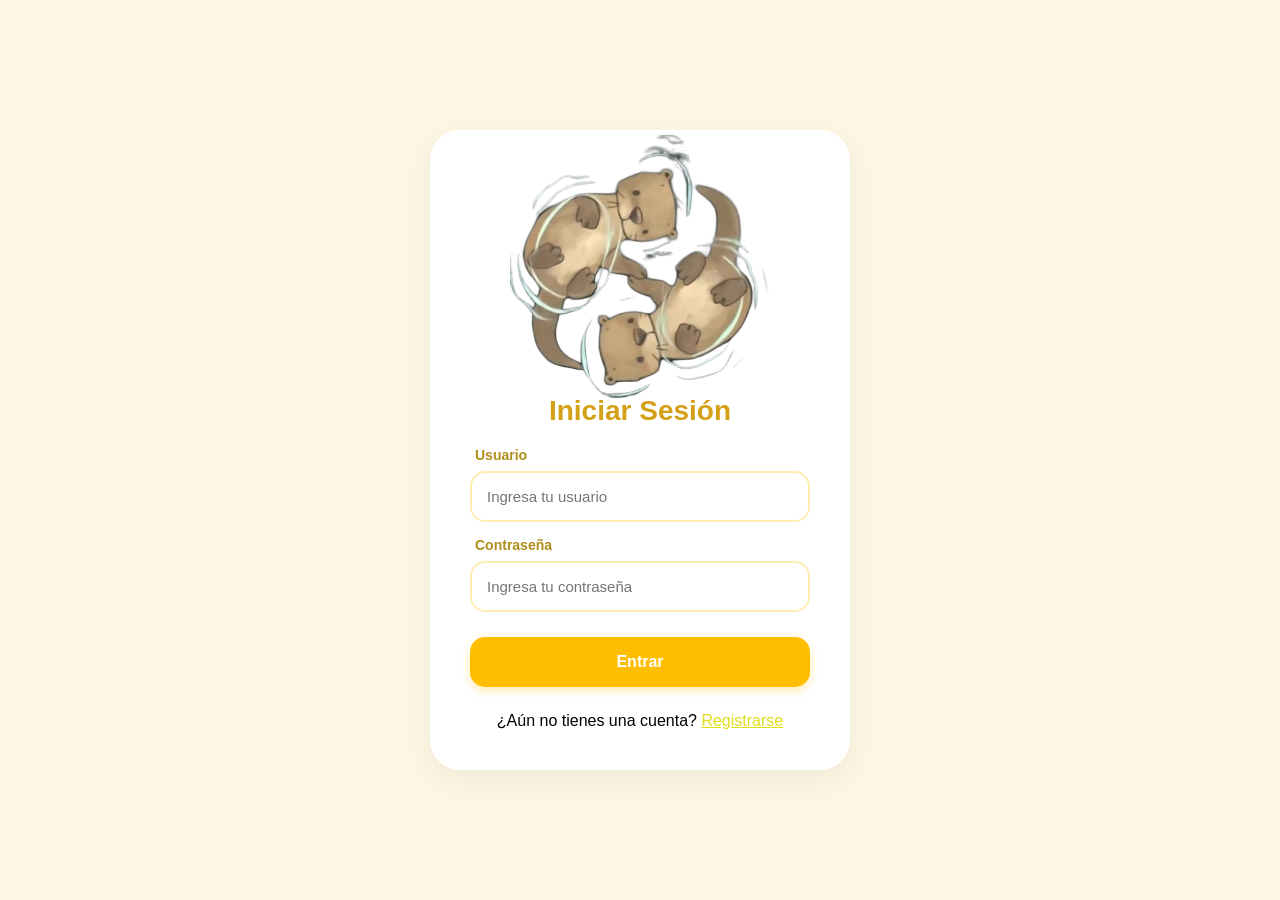
<file: index.html>
<!DOCTYPE html>
<html lang="es">
<head>
    <meta charset="UTF-8">
    <meta name="viewport" content="width=device-width, initial-scale=1.0">
    <title>Login Amiztli</title>
    <link rel="stylesheet" href="../css/log_in.css">
</head>
<body>

    <div class="login-card">
        <div class="illustration-container">
            <video src="../imagenes/videonutrias.webm" alt="Ilustración Amiztli" autoplay muted loop>
            </video>
        </div>

        <h1>Iniciar Sesión</h1>

        <form id="login-form" class="form-content">
            
            <div class="input-group">
                <label for="email">Usuario</label>
                <input type="text" id="email" placeholder="Ingresa tu usuario" required>
            </div>

            <div class="input-group">
                <label for="password">Contraseña</label>
                <input type="password" id="password" placeholder="Ingresa tu contraseña" required>
            </div>

            <p id="error-email" style="color: #d93025; font-size: 14px; display: none; text-align: left; margin-top: -10px; font-weight: 600;">
                Acceso denegado. Correo o contraseña incorrectos.
            </p>

            <button type="submit" class="btn-enter">Entrar</button>

                <label style="margin-top: 10px; display: block; text-align: center;">¿Aún no tienes una cuenta? <a href="../Html/registro.html" style="color: #e1dd19;">Registrarse</a></label>

        </form>
    </div>

    <script src="../javascript/log_in.js"></script>

</body>
</html>
</file>
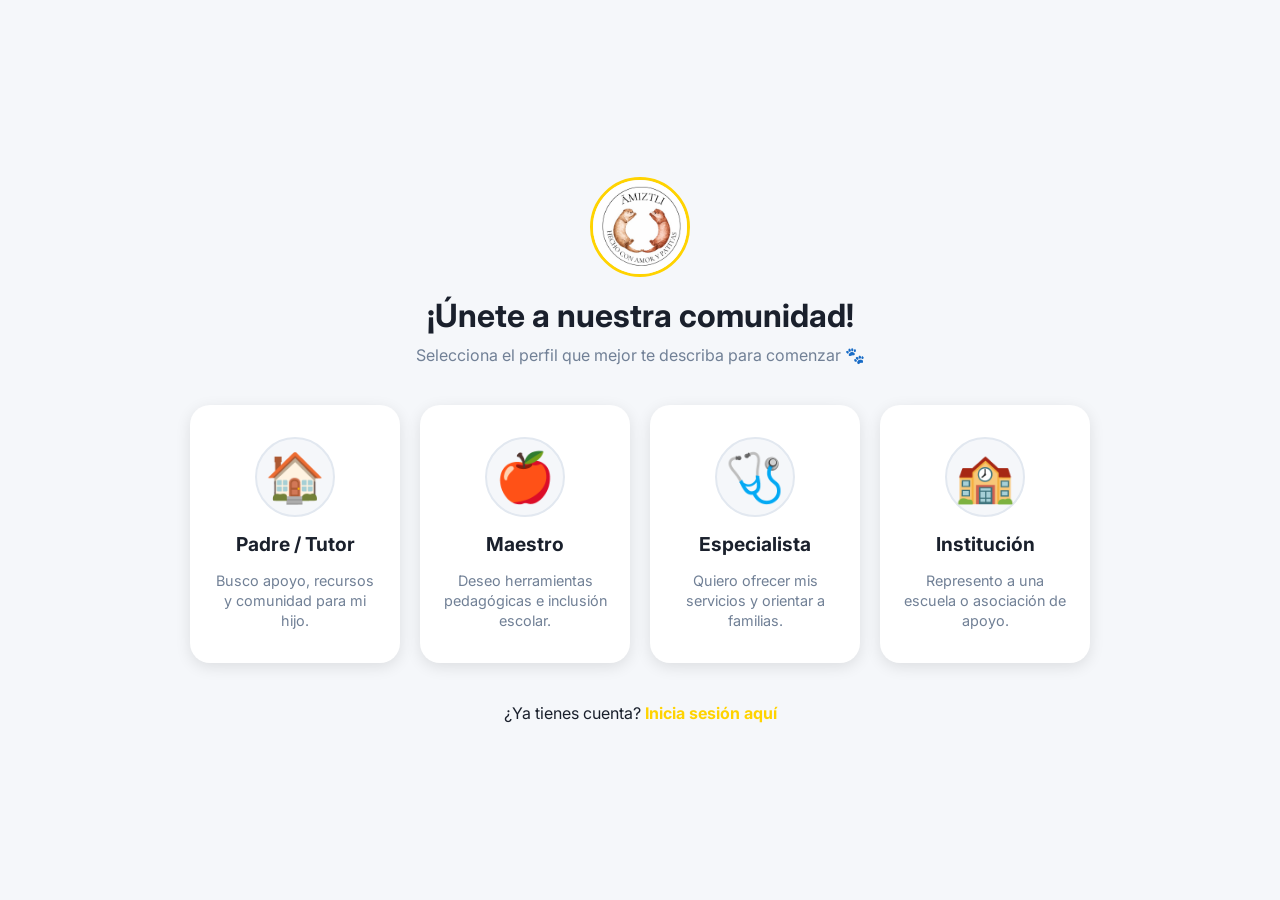
<file: Html/registro.html>
<!DOCTYPE html>
<html lang="es">
<head>
    <meta charset="UTF-8">
    <meta name="viewport" content="width=device-width, initial-scale=1.0">
    <title>Registro - AMIZTLI</title>
    <link href="https://fonts.googleapis.com/css2?family=Inter:wght@400;600;700&display=swap" rel="stylesheet">
    <link rel="stylesheet" href="../css/registro.css">
</head>
<body>

    <div class="register-container">
        <header class="register-header">
            <img src="../imagenes/logo.jpeg" alt="Logo Amiztli" class="reg-logo">
            <h1>¡Únete a nuestra comunidad!</h1>
            <p>Selecciona el perfil que mejor te describa para comenzar 🐾</p>
        </header>

        <div class="role-grid">
            <div class="role-card" onclick="selectRole('padre')">
                <div class="role-icon">🏠</div>
                <h3>Padre / Tutor</h3>
                <p>Busco apoyo, recursos y comunidad para mi hijo.</p>
            </div>

            <div class="role-card" onclick="selectRole('maestro')">
                <div class="role-icon">🍎</div>
                <h3>Maestro</h3>
                <p>Deseo herramientas pedagógicas e inclusión escolar.</p>
            </div>

            <div class="role-card" onclick="selectRole('especialista')">
                <div class="role-icon">🩺</div>
                <h3>Especialista</h3>
                <p>Quiero ofrecer mis servicios y orientar a familias.</p>
            </div>

            <div class="role-card" onclick="selectRole('institucion')">
                <div class="role-icon">🏫</div>
                <h3>Institución</h3>
                <p>Represento a una escuela o asociación de apoyo.</p>
            </div>
        </div>

        <footer class="register-footer">
            <p>¿Ya tienes cuenta? <a href="../index.html">Inicia sesión aquí</a></p>
        </footer>
    </div>

    <script>
        function selectRole(role) {
            // 1. Guardamos el rol por si lo necesitas dentro de las páginas
            localStorage.setItem('selectedRole', role);

            // 2. Definimos a dónde va cada quién
            let destino = "";

            switch (role) {
                case 'padre':
                    destino = "registroPadres.html";
                    break;
                case 'maestro':
                    destino = "registroMaestros.html";
                    break;
                case 'especialista':
                    destino = "registroEspecialistas.html";
                    break;
                case 'institucion':
                    destino = "registroInstituciones.html";
                    break;
                default:
                    destino = "registro.html"; // Por si algo falla
            }

            // 3. ¡A volar!
            window.location.href = destino;
        }
    </script>
</body>
</html>
</file>
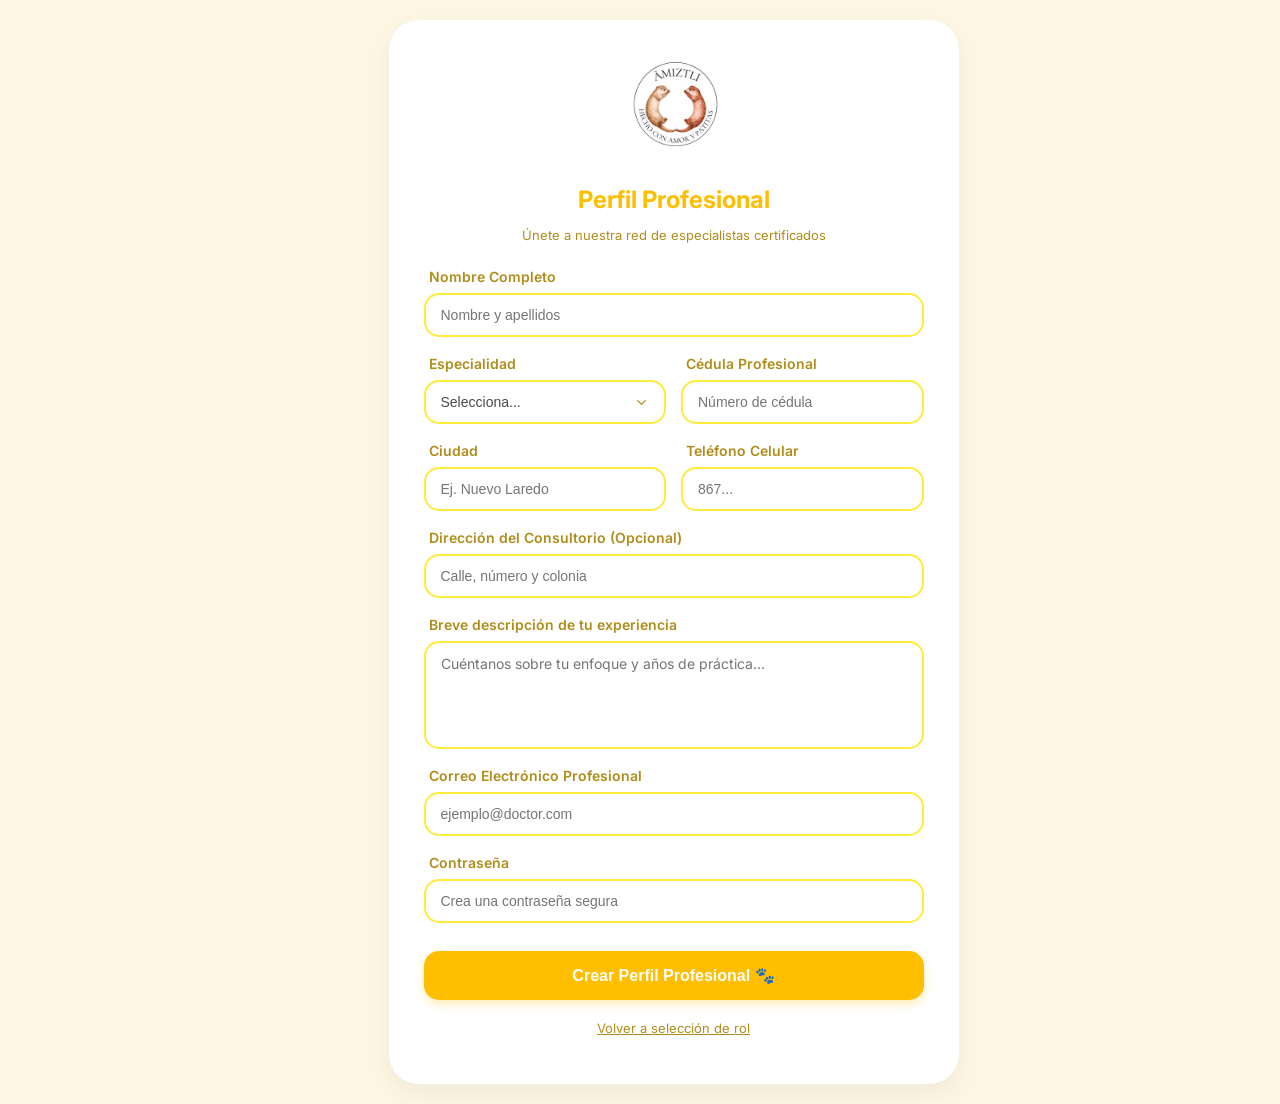
<file: Html/registroEspecialistas.html>
<!DOCTYPE html>
<html lang="es">
<head>
    <meta charset="UTF-8">
    <meta name="viewport" content="width=device-width, initial-scale=1.0">
    <title>Registro Especialista - AMIZTLI</title>
    <link href="https://fonts.googleapis.com/css2?family=Inter:wght@400;600;700&display=swap" rel="stylesheet">
    <link rel="stylesheet" href="../css/registroEspecialistas.css">
</head>
<body>

    <div class="form-container">
        <div class="form-card">
            <div class="logo-mini">
                <img src="../imagenes/logo.jpeg" alt="Amiztli">
            </div>

            <h1 class="form-title">Perfil Profesional</h1>
            <p class="form-subtitle">Únete a nuestra red de especialistas certificados</p>

           <form id="formEspecialista"> <div class="input-group">
                    <label>Nombre Completo</label>
                    <input type="text" id="esp_nombre" name="nombre" placeholder="Nombre y apellidos" required>
                </div>

                <div class="input-row">
                    <div class="input-group">
                        <label>Especialidad</label>
                        <select id="esp_especialidad" name="especialidad" required>
                            <option value="">Selecciona...</option>
                            <option value="psicologia">Psicología</option>
                            <option value="terapia_lenguaje">Terapia de Lenguaje</option>
                            <option value="neuropediatria">Neuropediatría</option>
                            <option value="psicopedagogia">Psicopedagogía</option>
                            <option value="otro">Otro</option>
                        </select>
                    </div>
                    <div class="input-group">
                        <label>Cédula Profesional</label>
                        <input type="text" id="esp_cedula" name="cedula" placeholder="Número de cédula" required>
                    </div>
                </div>

                <div class="input-row">
                    <div class="input-group">
                        <label>Ciudad</label>
                        <input type="text" id="esp_ciudad" name="ciudad" placeholder="Ej. Nuevo Laredo" required>
                    </div>
                    <div class="input-group">
                        <label>Teléfono Celular</label>
                        <input type="tel" id="esp_telefono" name="telefono" placeholder="867..." required>
                    </div>
                </div>

                <div class="input-group">
                    <label>Dirección del Consultorio (Opcional)</label>
                    <input type="text" id="esp_direccion" name="direccion" placeholder="Calle, número y colonia">
                </div>

                <div class="input-group">
                    <label>Breve descripción de tu experiencia</label>
                    <textarea id="esp_descripcion" name="descripcion" placeholder="Cuéntanos sobre tu enfoque y años de práctica..."></textarea>
                </div>

                <div class="input-group">
                    <label>Correo Electrónico Profesional</label>
                    <input type="email" id="esp_correo" name="correo" placeholder="ejemplo@doctor.com" required>
                </div>

                <div class="input-group">
                    <label>Contraseña</label>
                    <input type="password" id="esp_password" name="password" placeholder="Crea una contraseña segura" required>
                </div>

                <button type="submit" class="btn-entrar">Crear Perfil Profesional 🐾</button>
            </form>

            <p class="footer-link"><a href="registro.html">Volver a selección de rol</a></p>
        </div>
    </div>

    <div id="privacyModal" class="modal-overlay">
        <div class="modal-card">
            <span class="close-modal" onclick="closePrivacy()">&times;</span>
            <h2 class="modal-title">Aviso de Privacidad - AMIZTLI</h2>
            <p class="modal-date">Última actualización: 25 de abril de 2026</p>
            
            <div class="modal-body">
                <p>En <strong>Amiztli</strong>, valoramos y protegemos la privacidad de nuestros usuarios.</p>

                <p>El presente Aviso de Privacidad tiene como finalidad informar cómo recopilamos, utilizamos, almacenamos y protegemos los datos personales proporcionados por padres de familia, docentes, especialistas y usuarios de la plataforma.</p>
                
                <h3>1. Datos que recopilamos</h3>
                <h5>Podriamos solicitar la siguiente información:</h5>

                <ul>
                    <li>Nombre completo</li><br>
                    <li>Correo electrónico</li><br>
                    <li>Teléfono</li><br>
                    <li>Información académica del menor</li><br>
                    <li>Credenciales de acceso</li>
                </ul>

                <h3>2. Finalidad del uso de datos</h3>
                <h5>La información solicitada es utilizada para:</h5>

                <p>Brindar acceso y funcionamiento de la plataforma
                    Facilitar comunicación entre padres, docentes y especialistas
                    Dar seguimiento personalizado al desarrollo del menor
                    Mejorar la experiencia de uso y servicios ofrecidos
                    Cumplir obligaciones legales aplicables</p>

                <h3>3. Protección de la información</h3>
                <p>Amiztli implementa medidas de seguridad administrativas, técnicas y digitales para proteger la información contra pérdida, uso indebido, acceso no autorizado o divulgación.</p>

                <h3>4. Confidencialidad</h3>
                <p>La información registrada será tratada de forma confidencial y únicamente será compartida con usuarios autorizados dentro de la plataforma o cuando la ley lo requiera.</p>

                <h3>5. Derechos del usuario</h3>
                <h5>Como usuario, tienes derecho a:</h5>

                <ul>
                    <li>Acceso a los datos</li><br>
                    <li>Corrección de datos</li><br>
                    <li>Cancelación de cuenta</li><br>
                    <li>Oposición al uso de datos</li>
                </ul>

                <h3>6. Cambios al aviso</h3>
                <p>Nos reservamos el derecho a modificar este Aviso de Privacidad en cualquier momento. Las modificaciones serán publicadas dentro de la plataforma y entrarán en vigor inmediatamente después de su publicación.</p>

                <h3>7. Contacto</h3>
                <div style="background: #fdf6e3; padding: 10px; border-radius: 10px; margin-top: 5px;">
                    <h4>Para dudas o solicitudes relacionadas con tu privacidad:</h4>
                    <p>📧 <strong>contacto@amiztli.com</strong></p>
                    <p>📞 <strong>+52 867 ### ## ##</strong></p>
                </div>
            </div>

            <button type="button" class="btn-entrar" onclick="closePrivacy()" style="margin-top: 20px;">Cerrar y continuar 🐾</button>
        </div>
    </div>

    <script>
         function openPrivacy() {
            document.getElementById('privacyModal').style.display = 'block';
            document.body.style.overflow = 'hidden'; 
        }

        function closePrivacy() {
            document.getElementById('privacyModal').style.display = 'none';
            document.body.style.overflow = 'auto'; 
        }

        window.onclick = function(event) {
            let modal = document.getElementById('privacyModal');
            if (event.target == modal) {
                closePrivacy();
            }
        }
    </script>

</body>
</html>
</file>
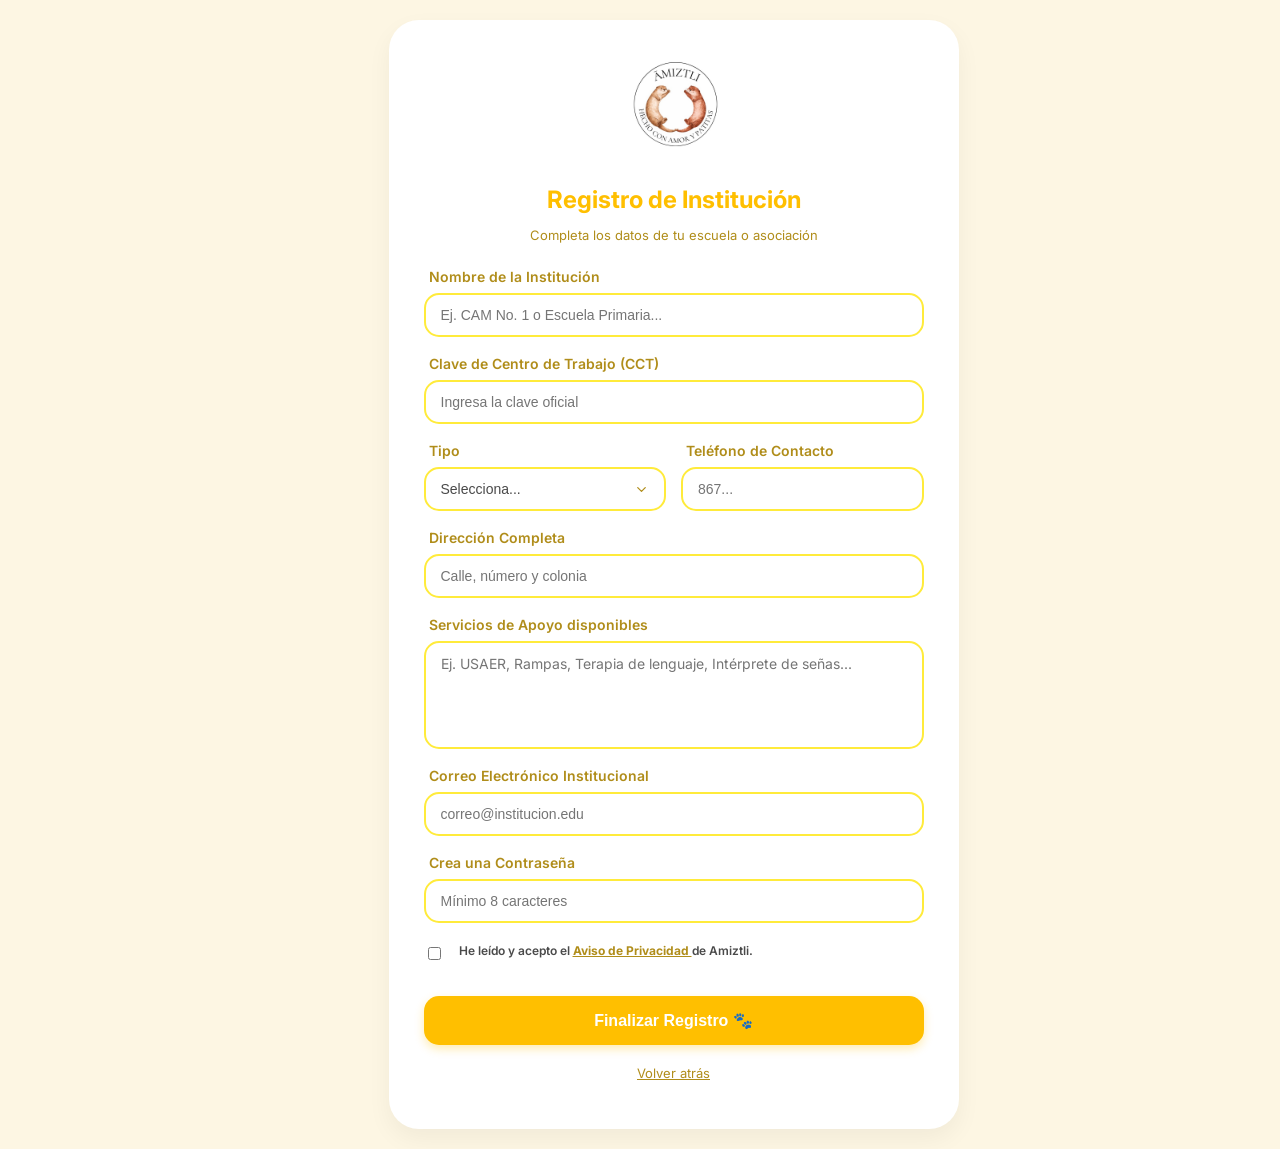
<file: Html/registroInstituciones.html>
<!DOCTYPE html>
<html lang="es">
<head>
    <meta charset="UTF-8">
    <meta name="viewport" content="width=device-width, initial-scale=1.0">
    <title>Registro Institución - AMIZTLI</title>
    <link href="https://fonts.googleapis.com/css2?family=Inter:wght@400;600;700&display=swap" rel="stylesheet">
    <link rel="stylesheet" href="../css/registroEspecialistas.css">
</head>
<body>

    <div class="form-container">
        <div class="form-card">
            <div class="logo-mini">
                <img src="../imagenes/logo.jpeg" alt="Amiztli">
            </div>

            <h1 class="form-title">Registro de Institución</h1>
            <p class="form-subtitle">Completa los datos de tu escuela o asociación</p>

            <form action="confirmacion.html" method="POST">
                
                <div class="input-group">
                    <label>Nombre de la Institución</label>
                    <input type="text" placeholder="Ej. CAM No. 1 o Escuela Primaria..." required>
                </div>

                <div class="input-group">
                    <label>Clave de Centro de Trabajo (CCT)</label>
                    <input type="text" placeholder="Ingresa la clave oficial" required>
                </div>

                <div class="input-row">
                    <div class="input-group">
                        <label>Tipo</label>
                        <select required>
                            <option value="">Selecciona...</option>
                            <option value="publica">Pública</option>
                            <option value="privada">Privada</option>
                            <option value="asociacion">Asociación Civil</option>
                        </select>
                    </div>
                    <div class="input-group">
                        <label>Teléfono de Contacto</label>
                        <input type="tel" placeholder="867..." required>
                    </div>
                </div>

                <div class="input-group">
                    <label>Dirección Completa</label>
                    <input type="text" placeholder="Calle, número y colonia" required>
                </div>

                <div class="input-group">
                    <label>Servicios de Apoyo disponibles</label>
                    <textarea placeholder="Ej. USAER, Rampas, Terapia de lenguaje, Intérprete de señas..."></textarea>
                </div>

                <div class="input-group">
                    <label>Correo Electrónico Institucional</label>
                    <input type="email" placeholder="correo@institucion.edu" required>
                </div>

                <div class="input-group">
                    <label>Crea una Contraseña</label>
                    <input type="password" placeholder="Mínimo 8 caracteres" required>
                </div>

                <div style="display: flex; align-items: flex-start; gap: 10px; margin: 20px 0; text-align: left;">
                    <input type="checkbox" id="privacy" required style="margin-top: 4px; accent-color: #ffbf00;">
                    <label for="privacy" style="font-size: 12px; color: #4a4a4a;">
                        He leído y acepto el 
                        <a href="javascript:void(0)" onclick="openPrivacy()" style="color: #b08d1a; font-weight: bold; text-decoration: underline;">
                            Aviso de Privacidad
                        </a> de Amiztli.
                    </label>
                </div>

                <button type="submit" class="btn-entrar">Finalizar Registro 🐾</button>
            </form>

            <p class="footer-link"><a href="registro_general.html">Volver atrás</a></p>
        </div>
    </div>

    <div id="privacyModal" class="modal-overlay">
        <div class="modal-card">
            <span class="close-modal" onclick="closePrivacy()">&times;</span>
            <h2 class="modal-title">Aviso de Privacidad - AMIZTLI</h2>
            <p class="modal-date">Última actualización: 25 de abril de 2026</p>
            
            <div class="modal-body">
                <p>En <strong>Amiztli</strong>, valoramos y protegemos la privacidad de nuestros usuarios.</p>

                <p>El presente Aviso de Privacidad tiene como finalidad informar cómo recopilamos, utilizamos, almacenamos y protegemos los datos personales proporcionados por padres de familia, docentes, especialistas y usuarios de la plataforma.</p>
                
                <h3>1. Datos que recopilamos</h3>
                <h5>Podriamos solicitar la siguiente información:</h5>

                <ul>
                    <li>Nombre completo</li><br>
                    <li>Correo electrónico</li><br>
                    <li>Teléfono</li><br>
                    <li>Información académica del menor</li><br>
                    <li>Credenciales de acceso</li>
                </ul>

                <h3>2. Finalidad del uso de datos</h3>
                <h5>La información solicitada es utilizada para:</h5>

                <p>Brindar acceso y funcionamiento de la plataforma
                    Facilitar comunicación entre padres, docentes y especialistas
                    Dar seguimiento personalizado al desarrollo del menor
                    Mejorar la experiencia de uso y servicios ofrecidos
                    Cumplir obligaciones legales aplicables</p>

                <h3>3. Protección de la información</h3>
                <p>Amiztli implementa medidas de seguridad administrativas, técnicas y digitales para proteger la información contra pérdida, uso indebido, acceso no autorizado o divulgación.</p>

                <h3>4. Confidencialidad</h3>
                <p>La información registrada será tratada de forma confidencial y únicamente será compartida con usuarios autorizados dentro de la plataforma o cuando la ley lo requiera.</p>

                <h3>5. Derechos del usuario</h3>
                <h5>Como usuario, tienes derecho a:</h5>

                <ul>
                    <li>Acceso a los datos</li><br>
                    <li>Corrección de datos</li><br>
                    <li>Cancelación de cuenta</li><br>
                    <li>Oposición al uso de datos</li>
                </ul>

                <h3>6. Cambios al aviso</h3>
                <p>Nos reservamos el derecho a modificar este Aviso de Privacidad en cualquier momento. Las modificaciones serán publicadas dentro de la plataforma y entrarán en vigor inmediatamente después de su publicación.</p>

                <h3>7. Contacto</h3>
                <div style="background: #fdf6e3; padding: 10px; border-radius: 10px; margin-top: 5px;">
                    <h4>Para dudas o solicitudes relacionadas con tu privacidad:</h4>
                    <p>📧 <strong>contacto@amiztli.com</strong></p>
                    <p>📞 <strong>+52 867 ### ## ##</strong></p>
                </div>
            </div>

            <button type="button" class="btn-entrar" onclick="closePrivacy()" style="margin-top: 20px;">Cerrar y continuar 🐾</button>
        </div>
    </div>

    <script>
         function openPrivacy() {
            document.getElementById('privacyModal').style.display = 'block';
            document.body.style.overflow = 'hidden'; 
        }

        function closePrivacy() {
            document.getElementById('privacyModal').style.display = 'none';
            document.body.style.overflow = 'auto'; 
        }

        window.onclick = function(event) {
            let modal = document.getElementById('privacyModal');
            if (event.target == modal) {
                closePrivacy();
            }
        }
    </script>

</body>
</html>
</file>
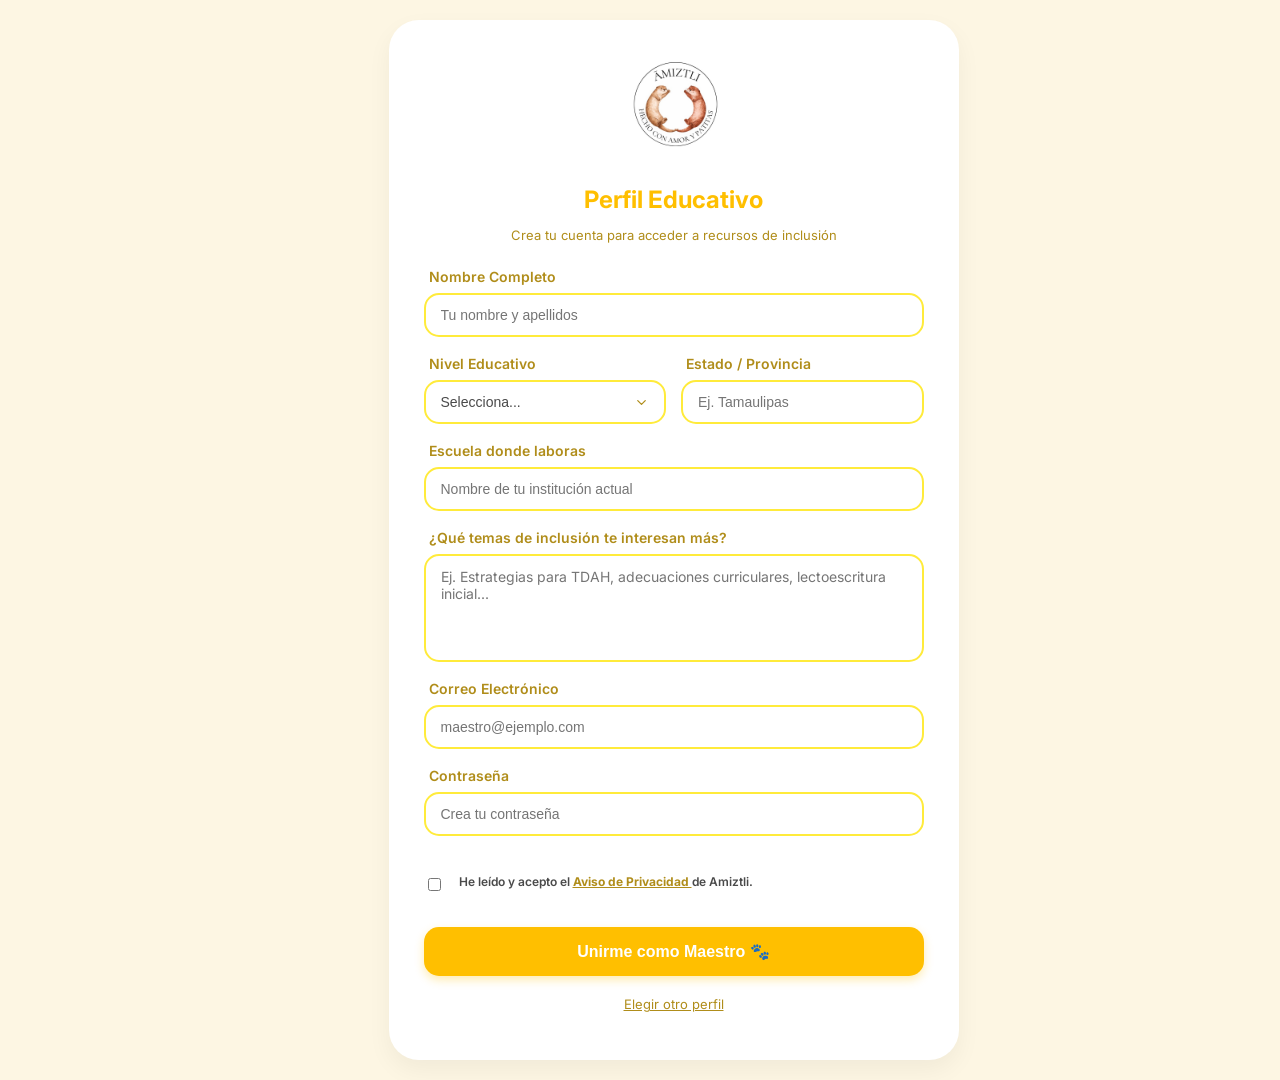
<file: Html/registroMaestros.html>
<!DOCTYPE html>
<html lang="es">
<head>
    <meta charset="UTF-8">
    <meta name="viewport" content="width=device-width, initial-scale=1.0">
    <title>Registro Maestro - AMIZTLI</title>
    <link href="https://fonts.googleapis.com/css2?family=Inter:wght@400;600;700&display=swap" rel="stylesheet">
    <link rel="stylesheet" href="../css/registroEspecialistas.css">
</head>
<body>

    <div class="form-container">
        <div class="form-card">
            <div class="logo-mini">
                <img src="../imagenes/logo.jpeg" alt="Amiztli">
            </div>

            <h1 class="form-title">Perfil Educativo</h1>
            <p class="form-subtitle">Crea tu cuenta para acceder a recursos de inclusión</p>

            <form action="log_in.html" method="GET">
                
                <div class="input-group">
                    <label>Nombre Completo</label>
                    <input type="text" placeholder="Tu nombre y apellidos" required>
                </div>

                <div class="input-row">
                    <div class="input-group">
                        <label>Nivel Educativo</label>
                        <select required>
                            <option value="">Selecciona...</option>
                            <option value="preescolar">Preescolar</option>
                            <option value="primaria">Primaria</option>
                            <option value="secundaria">Secundaria</option>
                            <option value="educacion_especial">Educación Especial</option>
                            <option value="otro">Otro</option>
                        </select>
                    </div>
                    <div class="input-group">
                        <label>Estado / Provincia</label>
                        <input type="text" placeholder="Ej. Tamaulipas" required>
                    </div>
                </div>

                <div class="input-group">
                    <label>Escuela donde laboras</label>
                    <input type="text" placeholder="Nombre de tu institución actual" required>
                </div>

                <div class="input-group">
                    <label>¿Qué temas de inclusión te interesan más?</label>
                    <textarea placeholder="Ej. Estrategias para TDAH, adecuaciones curriculares, lectoescritura inicial..."></textarea>
                </div>

                <div class="input-group">
                    <label>Correo Electrónico</label>
                    <input type="email" placeholder="maestro@ejemplo.com" required>
                </div>

                <div class="input-row">
                    <div class="input-group" style="grid-column: span 2;">
                        <label>Contraseña</label>
                        <input type="password" placeholder="Crea tu contraseña" required>
                    </div>
                </div>

                <div style="display: flex; align-items: flex-start; gap: 10px; margin: 20px 0; text-align: left;">
                    <input type="checkbox" id="privacy" required style="margin-top: 4px; accent-color: #ffbf00;">
                    <label for="privacy" style="font-size: 12px; color: #4a4a4a;">
                        He leído y acepto el 
                        <a href="javascript:void(0)" onclick="openPrivacy()" style="color: #b08d1a; font-weight: bold; text-decoration: underline;">
                            Aviso de Privacidad
                        </a> de Amiztli.
                    </label>
                </div>

                <button type="submit" class="btn-entrar">Unirme como Maestro 🐾</button>
            </form>

            <p class="footer-link"><a href="registro.html">Elegir otro perfil</a></p>
        </div>
    </div>

      <div id="privacyModal" class="modal-overlay">
        <div class="modal-card">
            <span class="close-modal" onclick="closePrivacy()">&times;</span>
            <h2 class="modal-title">Aviso de Privacidad - AMIZTLI</h2>
            <p class="modal-date">Última actualización: 25 de abril de 2026</p>
            
            <div class="modal-body">
                <p>En <strong>Amiztli</strong>, valoramos y protegemos la privacidad de nuestros usuarios.</p>

                <p>El presente Aviso de Privacidad tiene como finalidad informar cómo recopilamos, utilizamos, almacenamos y protegemos los datos personales proporcionados por padres de familia, docentes, especialistas y usuarios de la plataforma.</p>
                
                <h3>1. Datos que recopilamos</h3>
                <h5>Podriamos solicitar la siguiente información:</h5>

                <ul>
                    <li>Nombre completo</li><br>
                    <li>Correo electrónico</li><br>
                    <li>Teléfono</li><br>
                    <li>Información académica del menor</li><br>
                    <li>Credenciales de acceso</li>
                </ul>

                <h3>2. Finalidad del uso de datos</h3>
                <h5>La información solicitada es utilizada para:</h5>

                <p>Brindar acceso y funcionamiento de la plataforma
                    Facilitar comunicación entre padres, docentes y especialistas
                    Dar seguimiento personalizado al desarrollo del menor
                    Mejorar la experiencia de uso y servicios ofrecidos
                    Cumplir obligaciones legales aplicables</p>

                <h3>3. Protección de la información</h3>
                <p>Amiztli implementa medidas de seguridad administrativas, técnicas y digitales para proteger la información contra pérdida, uso indebido, acceso no autorizado o divulgación.</p>

                <h3>4. Confidencialidad</h3>
                <p>La información registrada será tratada de forma confidencial y únicamente será compartida con usuarios autorizados dentro de la plataforma o cuando la ley lo requiera.</p>

                <h3>5. Derechos del usuario</h3>
                <h5>Como usuario, tienes derecho a:</h5>

                <ul>
                    <li>Acceso a los datos</li><br>
                    <li>Corrección de datos</li><br>
                    <li>Cancelación de cuenta</li><br>
                    <li>Oposición al uso de datos</li>
                </ul>

                <h3>6. Cambios al aviso</h3>
                <p>Nos reservamos el derecho a modificar este Aviso de Privacidad en cualquier momento. Las modificaciones serán publicadas dentro de la plataforma y entrarán en vigor inmediatamente después de su publicación.</p>

                <h3>7. Contacto</h3>
                <div style="background: #fdf6e3; padding: 10px; border-radius: 10px; margin-top: 5px;">
                    <h4>Para dudas o solicitudes relacionadas con tu privacidad:</h4>
                    <p>📧 <strong>contacto@amiztli.com</strong></p>
                    <p>📞 <strong>+52 867 ### ## ##</strong></p>
                </div>
            </div>

            <button type="button" class="btn-entrar" onclick="closePrivacy()" style="margin-top: 20px;">Cerrar y continuar 🐾</button>
        </div>
    </div>

    <script>
         function openPrivacy() {
            document.getElementById('privacyModal').style.display = 'block';
            document.body.style.overflow = 'hidden'; 
        }

        function closePrivacy() {
            document.getElementById('privacyModal').style.display = 'none';
            document.body.style.overflow = 'auto'; 
        }

        window.onclick = function(event) {
            let modal = document.getElementById('privacyModal');
            if (event.target == modal) {
                closePrivacy();
            }
        }
    </script>
</body>
</html>
</file>
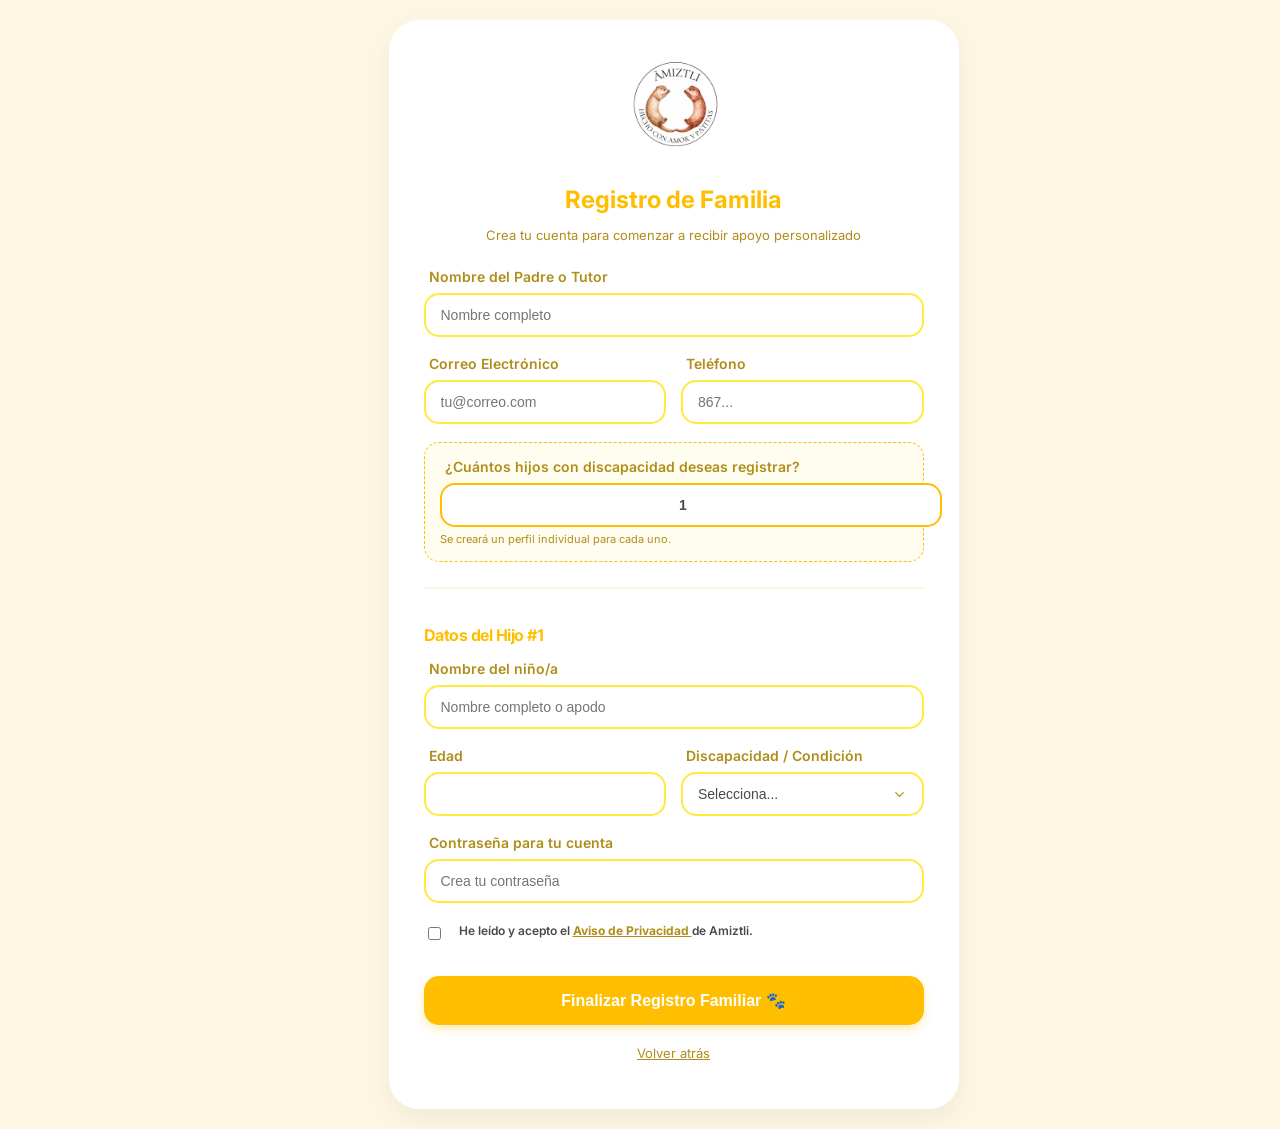
<file: Html/registroPadres.html>
<!DOCTYPE html>
<html lang="es">
<head>
    <meta charset="UTF-8">
    <meta name="viewport" content="width=device-width, initial-scale=1.0">
    <title>Registro Familia - AMIZTLI</title>
    <link href="https://fonts.googleapis.com/css2?family=Inter:wght@400;600;700&display=swap" rel="stylesheet">
    <link rel="stylesheet" href="../css/registroEspecialistas.css">
</head>
<body>

    <div class="form-container">
        <div class="form-card">
            <div class="logo-mini">
                <img src="../imagenes/logo.jpeg" alt="Amiztli">
            </div>

            <h1 class="form-title">Registro de Familia</h1>
            <p class="form-subtitle">Crea tu cuenta para comenzar a recibir apoyo personalizado</p>

            <form action="log_in.html" method="GET" id="parentForm">
                
                <div class="input-group">
                    <label>Nombre del Padre o Tutor</label>
                    <input type="text" placeholder="Nombre completo" required>
                </div>

                <div class="input-row">
                    <div class="input-group">
                        <label>Correo Electrónico</label>
                        <input type="email" placeholder="tu@correo.com" required>
                    </div>
                    <div class="input-group">
                        <label>Teléfono</label>
                        <input type="tel" placeholder="867..." required>
                    </div>
                </div>

                <div class="input-group" style="background: #fffdf0; padding: 15px; border-radius: 15px; border: 1px dashed var(--accent-yellow);">
                    <label>¿Cuántos hijos con discapacidad deseas registrar?</label>
                    <input type="number" id="numHijos" min="1" max="5" value="1" onchange="generarFormulariosHijos()" required>
                    <small style="color: var(--text-brown); font-size: 11px; margin-top: 5px;">Se creará un perfil individual para cada uno.</small>
                </div>

                <div id="hijosContainer"></div>

                <div class="input-group">
                    <label>Contraseña para tu cuenta</label>
                    <input type="password" placeholder="Crea tu contraseña" required>
                </div>

                <div style="display: flex; align-items: flex-start; gap: 10px; margin: 20px 0; text-align: left;">
                    <input type="checkbox" id="privacy" required style="margin-top: 4px; accent-color: #ffbf00;">
                    <label for="privacy" style="font-size: 12px; color: #4a4a4a;">
                        He leído y acepto el 
                        <a href="javascript:void(0)" onclick="openPrivacy()" style="color: #b08d1a; font-weight: bold; text-decoration: underline;">
                            Aviso de Privacidad
                        </a> de Amiztli.
                    </label>
                </div>

                <button type="submit" class="btn-entrar">Finalizar Registro Familiar 🐾</button>
            </form>

            <p class="footer-link"><a href="registro.html">Volver atrás</a></p>
        </div>
    </div>

    <div id="privacyModal" class="modal-overlay">
        <div class="modal-card">
            <span class="close-modal" onclick="closePrivacy()">&times;</span>
            <h2 class="modal-title">Aviso de Privacidad - AMIZTLI</h2>
            <p class="modal-date">Última actualización: 25 de abril de 2026</p>
            
            <div class="modal-body">
                <p>En <strong>Amiztli</strong>, valoramos y protegemos la privacidad de nuestros usuarios.</p>

                <p>El presente Aviso de Privacidad tiene como finalidad informar cómo recopilamos, utilizamos, almacenamos y protegemos los datos personales proporcionados por padres de familia, docentes, especialistas y usuarios de la plataforma.</p>
                
                <h3>1. Datos que recopilamos</h3>
                <h5>Podriamos solicitar la siguiente información:</h5>

                <ul>
                    <li>Nombre completo</li><br>
                    <li>Correo electrónico</li><br>
                    <li>Teléfono</li><br>
                    <li>Información académica del menor</li><br>
                    <li>Credenciales de acceso</li>
                </ul>

                <h3>2. Finalidad del uso de datos</h3>
                <h5>La información solicitada es utilizada para:</h5>

                <p>Brindar acceso y funcionamiento de la plataforma
                    Facilitar comunicación entre padres, docentes y especialistas
                    Dar seguimiento personalizado al desarrollo del menor
                    Mejorar la experiencia de uso y servicios ofrecidos
                    Cumplir obligaciones legales aplicables</p>

                <h3>3. Protección de la información</h3>
                <p>Amiztli implementa medidas de seguridad administrativas, técnicas y digitales para proteger la información contra pérdida, uso indebido, acceso no autorizado o divulgación.</p>

                <h3>4. Confidencialidad</h3>
                <p>La información registrada será tratada de forma confidencial y únicamente será compartida con usuarios autorizados dentro de la plataforma o cuando la ley lo requiera.</p>

                <h3>5. Derechos del usuario</h3>
                <h5>Como usuario, tienes derecho a:</h5>

                <ul>
                    <li>Acceso a los datos</li><br>
                    <li>Corrección de datos</li><br>
                    <li>Cancelación de cuenta</li><br>
                    <li>Oposición al uso de datos</li>
                </ul>

                <h3>6. Cambios al aviso</h3>
                <p>Nos reservamos el derecho a modificar este Aviso de Privacidad en cualquier momento. Las modificaciones serán publicadas dentro de la plataforma y entrarán en vigor inmediatamente después de su publicación.</p>

                <h3>7. Contacto</h3>
                <div style="background: #fdf6e3; padding: 10px; border-radius: 10px; margin-top: 5px;">
                    <h4>Para dudas o solicitudes relacionadas con tu privacidad:</h4>
                    <p>📧 <strong>contacto@amiztli.com</strong></p>
                    <p>📞 <strong>+52 867 ### ## ##</strong></p>
                </div>

                <div style="text-align: center; max-width: 800px; margin: 0 auto; padding: 20px; font-family: sans-serif;"> ¡¡¡IMPORTANTE!!!
    
                    <p style="color: #e5c616; font-weight: bold; font-size: 1rem; margin-bottom: 15px;">
                        Amiztli funciona exclusivamente como una plataforma tecnológica de enlace y colaboración entre padres de familia, tutores y personal docente. Se establece de manera explícita que la plataforma, sus administradores y sus contenidos no proporcionan diagnósticos médicos, clínicos, psicológicos ni pedagógicos.
                    </p>

                    <p style="color: #e5c616; line-height: 1.6; font-size: 1rem;">
                        Las herramientas de comunicación, foros y materiales educativos disponibles son recursos de apoyo y no sustituyen la consulta profesional especializada. El uso de la plataforma no constituye una relación médico-paciente ni garantiza resultados terapéuticos; cualquier decisión basada en la información compartida entre los usuarios es responsabilidad exclusiva de los mismos.
                    </p>
                    
                </div>

            </div>

            <button type="button" class="btn-entrar" onclick="closePrivacy()" style="margin-top: 20px;">Cerrar y continuar 🐾</button>
        </div>
    </div>

    <script>
        function generarFormulariosHijos() {
            const container = document.getElementById('hijosContainer');
            const cantidad = document.getElementById('numHijos').value;
            container.innerHTML = ''; 

            for (let i = 1; i <= cantidad; i++) {
                const hijoDiv = document.createElement('div');
                hijoDiv.className = 'hijo-section';
                hijoDiv.innerHTML = `
                    <div style="margin-top: 25px; border-top: 2px solid #fdf6e3; padding-top: 20px;">
                        <h3 style="color: var(--accent-yellow); font-size: 16px; margin-bottom: 15px;">Datos del Hijo #${i}</h3>
                        
                        <div class="input-group">
                            <label>Nombre del niño/a</label>
                            <input type="text" placeholder="Nombre completo o apodo" required>
                        </div>

                        <div class="input-row">
                            <div class="input-group">
                                <label>Edad</label>
                                <input type="number" min="0" max="18" required>
                            </div>
                            <div class="input-group">
                                <label>Discapacidad / Condición</label>
                                <select required>
                                    <option value="">Selecciona...</option>
                                    <option value="autismo">Autismo (TEA)</option>
                                    <option value="down">Síndrome de Down</option>
                                    <option value="tdah">TDAH</option>
                                    <option value="motriz">Discapacidad Motriz</option>
                                    <option value="visual">Discapacidad Visual</option>
                                    <option value="auditiva">Discapacidad Auditiva</option>
                                    <option value="otra">Otra / En diagnóstico</option>
                                </select>
                            </div>
                        </div>
                    </div>
                `;
                container.appendChild(hijoDiv);
            }
        }

        window.onload = generarFormulariosHijos;

        function openPrivacy() {
            document.getElementById('privacyModal').style.display = 'block';
            document.body.style.overflow = 'hidden'; 
        }

        function closePrivacy() {
            document.getElementById('privacyModal').style.display = 'none';
            document.body.style.overflow = 'auto'; 
        }

        window.onclick = function(event) {
            let modal = document.getElementById('privacyModal');
            if (event.target == modal) {
                closePrivacy();
            }
        }
    </script>
</body>
</html>
</file>
<file: css/log_in.css>
/* 1. Reset y Fondo General */
        * {
            margin: 0;
            padding: 0;
            box-sizing: border-box;
            font-family: 'Inter', 'Segoe UI', Tahoma, Geneva, Verdana, sans-serif;
        }

        body {
            background-color: #fdf6e3; /* Fondo crema suave Amiztli */
            display: flex;
            justify-content: center;
            align-items: center;
            min-height: 100vh;
            padding: 20px;
        }

        /* 2. Tarjeta de Login */
        .login-card {
            background-color: #ffffff;
            width: 100%;
            max-width: 420px;
            padding: 40px;
            border-radius: 30px; /* Bordes muy redondeados */
            box-shadow: 0 10px 30px rgba(0, 0, 0, 0.05);
            text-align: center;
            display: flex;
            flex-direction: column;
            gap: 15px;
        }

        /* 3. Animación de Nutrias (Corregida) */
        .illustration-container {
            width: 200px;
            height: 200px;
            margin: 0 auto 10px;
            display: flex;
            justify-content: center;
            align-items: center;
            overflow: visible;
            position: relative;
        }

        .illustration-container img, .illustration-container video {
            max-width: 130%; /* Para que luzca el movimiento */
            height: auto;
            animation: rotacion 20s linear infinite; /* Rotación fluida */
            mix-blend-mode: multiply; /* Elimina fondos blancos accidentales */
        }

        @keyframes rotacion {
            from { transform: rotate(0deg); }
            to { transform: rotate(360deg); }
        }

        /* 4. Título */
        h1 {
            color: #d4a017; /* Dorado Amiztli */
            font-size: 28px;
            font-weight: 700;
            margin-bottom: 5px;
        }

        /* 5. Mensaje de Éxito (Para cuando vienen del Registro) */
        #successMessage {
            display: none;
            background: #f0fff4;
            color: #2f855a;
            padding: 12px;
            border-radius: 12px;
            border: 1px solid #c6f6d5;
            margin-bottom: 10px;
            font-size: 14px;
            animation: fadeIn 0.5s ease;
        }

        @keyframes fadeIn {
            from { opacity: 0; transform: translateY(-10px); }
            to { opacity: 1; transform: translateY(0); }
        }

        /* 6. Inputs y Formulario */
        .form-content {
            display: flex;
            flex-direction: column;
            gap: 15px;
            text-align: left;
        }

        .input-group {
            display: flex;
            flex-direction: column;
            gap: 8px;
        }

        .input-group label {
            color: #b08d1a; /* Café/Dorado suave */
            font-size: 14px;
            font-weight: 600;
            margin-left: 5px;
        }

        .input-group input {
            width: 100%;
            padding: 15px;
            border: 2px solid #ffecb3; /* Amarillo claro */
            border-radius: 15px;
            outline: none;
            font-size: 15px;
            transition: all 0.3s;
        }

        .input-group input:focus {
            border-color: #ffcc00;
            background-color: #fffdf7;
        }

        /* 7. Botón Entrar */
        .btn-enter {
            width: 100%;
            padding: 16px;
            background: #ffbf00; /* Amarillo vibrante */
            border: none;
            border-radius: 15px;
            color: white;
            font-size: 16px;
            font-weight: 700;
            cursor: pointer;
            box-shadow: 0 4px 10px rgba(255, 191, 0, 0.3);
            transition: all 0.3s ease;
            margin-top: 10px;
        }

        .btn-enter:hover {
            transform: translateY(-2px);
            box-shadow: 0 6px 15px rgba(255, 191, 0, 0.4);
            filter: brightness(1.05);
        }

        /* 8. Links inferiores */
        .footer-links {
            font-size: 14px;
            margin-top: 10px;
            color: #4a4a4a;
        }

        .footer-links a {
            color: #ffbf00;
            text-decoration: none;
            font-weight: bold;
        }

        .footer-links a:hover {
            text-decoration: underline;
        }
</file>
<file: css/registro.css>
:root {
    --bg: #f5f7fa;
    --card-bg: #ffffff;
    --accent: #ffd300;
    --text-primary: #1a202c;
    --text-secondary: #718096;
    --border: #e2e8f0;
    --shadow: rgba(0, 0, 0, 0.1);
}

/* Soporte automático para Modo Oscuro si el body lo tiene */
body.dark-mode {
    --bg: #1a202c;
    --card-bg: #2d3748;
    --text-primary: #f7fafc;
    --text-secondary: #a0aec0;
    --border: #4a5568;
}

* { box-sizing: border-box; margin: 0; padding: 0; }

body {
    font-family: 'Inter', sans-serif;
    background: var(--bg);
    color: var(--text-primary);
    display: flex;
    justify-content: center;
    align-items: center;
    min-height: 100vh;
    padding: 20px;
    transition: all 0.3s ease;
}

.register-container {
    max-width: 900px;
    width: 100%;
    text-align: center;
}

.register-header { margin-bottom: 40px; }
.reg-logo { width: 100px; margin-bottom: 15px; border-radius: 50%; border: 3px solid var(--accent); }
.register-header h1 { font-size: 2rem; margin-bottom: 10px; }
.register-header p { color: var(--text-secondary); }

/* Grid de Roles */
.role-grid {
    display: grid;
    grid-template-columns: repeat(auto-fit, minmax(200px, 1fr));
    gap: 20px;
    margin-bottom: 40px;
}

.role-card {
    background: var(--card-bg);
    padding: 30px 20px;
    border-radius: 20px;
    border: 2px solid transparent;
    box-shadow: 0 4px 15px var(--shadow);
    cursor: pointer;
    transition: all 0.3s ease;
    display: flex;
    flex-direction: column;
    align-items: center;
    gap: 15px;
}

.role-card:hover {
    border-color: var(--accent);
    transform: translateY(-10px);
    box-shadow: 0 10px 25px var(--shadow);
}

.role-icon {
    font-size: 3rem;
    background: var(--bg);
    width: 80px;
    height: 80px;
    display: flex;
    align-items: center;
    justify-content: center;
    border-radius: 50%;
    border: 2px solid var(--border);
}

.role-card h3 { font-size: 1.2rem; color: var(--text-primary); }
.role-card p { font-size: 0.9rem; color: var(--text-secondary); line-height: 1.4; }

.register-footer a {
    color: var(--accent);
    text-decoration: none;
    font-weight: bold;
}

.register-footer a:hover { text-decoration: underline; }

/* Responsive */
@media (max-width: 600px) {
    .role-grid { grid-template-columns: 1fr; }
}
</file>
<file: css/registroEspecialistas.css>
/* Asegúrate de tener esto en tu CSS para las filas de dos campos */
.input-row {
    display: grid;
    grid-template-columns: 1fr 1fr;
    gap: 15px;
}

@media (max-width: 500px) {
    .input-row {
        grid-template-columns: 1fr; /* En celular se pone uno abajo del otro */
    }
}

:root {
    --bg-cream: #fdf6e3;
    --white: #ffffff;
    --accent-yellow: #ffbf00;
    --text-brown: #b08d1a;
    --input-border: #ffeb3b;
    --text-dark: #4a4a4a;
}

body {
    background-color: var(--bg-cream);
    font-family: 'Inter', sans-serif;
    display: flex;
    justify-content: center;
    align-items: center;
    min-height: 100vh;
    margin: 0;
    padding: 20px;
}

.form-card {
    background: var(--white);
    padding: 35px;
    border-radius: 30px;
    box-shadow: 0 10px 25px rgba(0,0,0,0.05);
    width: 100%;
    max-width: 500px;
    text-align: left;
}

.logo-mini { text-align: center; }
.logo-mini img { width: 100px; margin-bottom: 10px; }

.form-title {
    color: var(--accent-yellow);
    font-size: 24px;
    text-align: center;
    margin-bottom: 5px;
}

.form-subtitle {
    color: var(--text-brown);
    font-size: 13px;
    text-align: center;
    margin-bottom: 25px;
}

/* Grupos de entrada */
.input-group {
    margin-bottom: 18px;
    display: flex;
    flex-direction: column;
}

.input-row {
    display: grid;
    grid-template-columns: 1fr 1fr;
    gap: 15px;
}

label {
    color: var(--text-brown);
    font-size: 14px;
    font-weight: 600;
    margin-bottom: 8px;
    margin-left: 5px;
}

input, select, textarea {
    padding: 12px 15px;
    border: 2px solid var(--input-border);
    border-radius: 15px;
    font-size: 14px;
    outline: none;
    transition: border-color 0.2s;
    background-color: #fff;
    color: var(--text-dark);
}

input:focus, textarea:focus {
    border-color: var(--accent-yellow);
}

textarea {
    height: 80px;
    resize: none;
    font-family: inherit;
}

/* Botón estilo Entrar */
.btn-entrar {
    background-color: var(--accent-yellow);
    color: white;
    border: none;
    padding: 15px;
    width: 100%;
    border-radius: 15px;
    font-size: 16px;
    font-weight: bold;
    cursor: pointer;
    margin-top: 10px;
    box-shadow: 0 4px 10px rgba(255, 191, 0, 0.3);
    transition: transform 0.2s;
}

.btn-entrar:hover {
    transform: scale(1.02);
}

.footer-link {
    text-align: center;
    margin-top: 20px;
    font-size: 13px;
}

.footer-link a {
    color: var(--text-brown);
    text-decoration: underline;
}

/* Ajuste para que los menús desplegables se vean como tus inputs */
select {
    appearance: none; /* Quita la flecha por defecto del navegador */
    background-image: url("data:image/svg+xml;charset=UTF-8,%3csvg xmlns='http://www.w3.org/2000/svg' viewBox='0 0 24 24' fill='none' stroke='%23b08d1a' stroke-width='2' stroke-linecap='round' stroke-linejoin='round'%3e%3cpolyline points='6 9 12 15 18 9'%3e%3c/polyline%3e%3c/svg%3e");
    background-repeat: no-repeat;
    background-position: right 15px center;
    background-size: 15px;
    padding-right: 40px;
}

/* Estilos específicos para la sección dinámica de hijos */
.hijo-section {
    animation: fadeIn 0.4s ease-in-out;
}

#numHijos {
    width: 100%;
    border: 2px solid var(--accent-yellow);
    background: white;
    font-weight: bold;
    text-align: center;
}

@keyframes fadeIn {
    from { opacity: 0; transform: translateY(10px); }
    to { opacity: 1; transform: translateY(0); }
}

h3 {
    font-family: 'Inter', sans-serif;
    letter-spacing: -0.5px;
}

/* Fondo oscuro detrás del modal */
.modal-overlay {
    display: none; /* Escondido por defecto */
    position: fixed;
    z-index: 3000;
    left: 0;
    top: 0;
    width: 100%;
    height: 100%;
    background-color: rgba(0, 0, 0, 0.5);
    backdrop-filter: blur(4px); /* Efecto borroso elegante */
}

/* La tarjeta del modal */
.modal-card {
    background-color: var(--white);
    margin: 5% auto;
    padding: 30px;
    border-radius: 30px;
    width: 90%;
    max-width: 550px;
    position: relative;
    box-shadow: 0 15px 40px rgba(0,0,0,0.2);
    animation: modalSlide 0.3s ease-out;
}

@keyframes modalSlide {
    from { transform: translateY(-30px); opacity: 0; }
    to { transform: translateY(0); opacity: 1; }
}

.modal-title { color: var(--accent-yellow); margin-bottom: 5px; text-align: center; }
.modal-date { font-size: 11px; color: var(--text-brown); text-align: center; margin-bottom: 20px; }

/* Contenedor del texto con scroll */
.modal-body {
    max-height: 350px;
    overflow-y: auto;
    padding-right: 15px;
    text-align: left;
    color: #4a4a4a;
    font-size: 14px;
    line-height: 1.6;
}

.modal-body h3 { color: var(--text-brown); margin: 15px 0 5px; font-size: 16px; }
.modal-body ul { margin-left: 20px; margin-bottom: 15px; }

.close-modal {
    position: absolute;
    right: 20px;
    top: 15px;
    font-size: 28px;
    cursor: pointer;
    color: var(--text-secondary);
}

/* Personalizar la barrita del scroll para que se vea Amiztli */
.modal-body::-webkit-scrollbar { width: 6px; }
.modal-body::-webkit-scrollbar-thumb { background: var(--accent-yellow); border-radius: 10px; }
</file>
